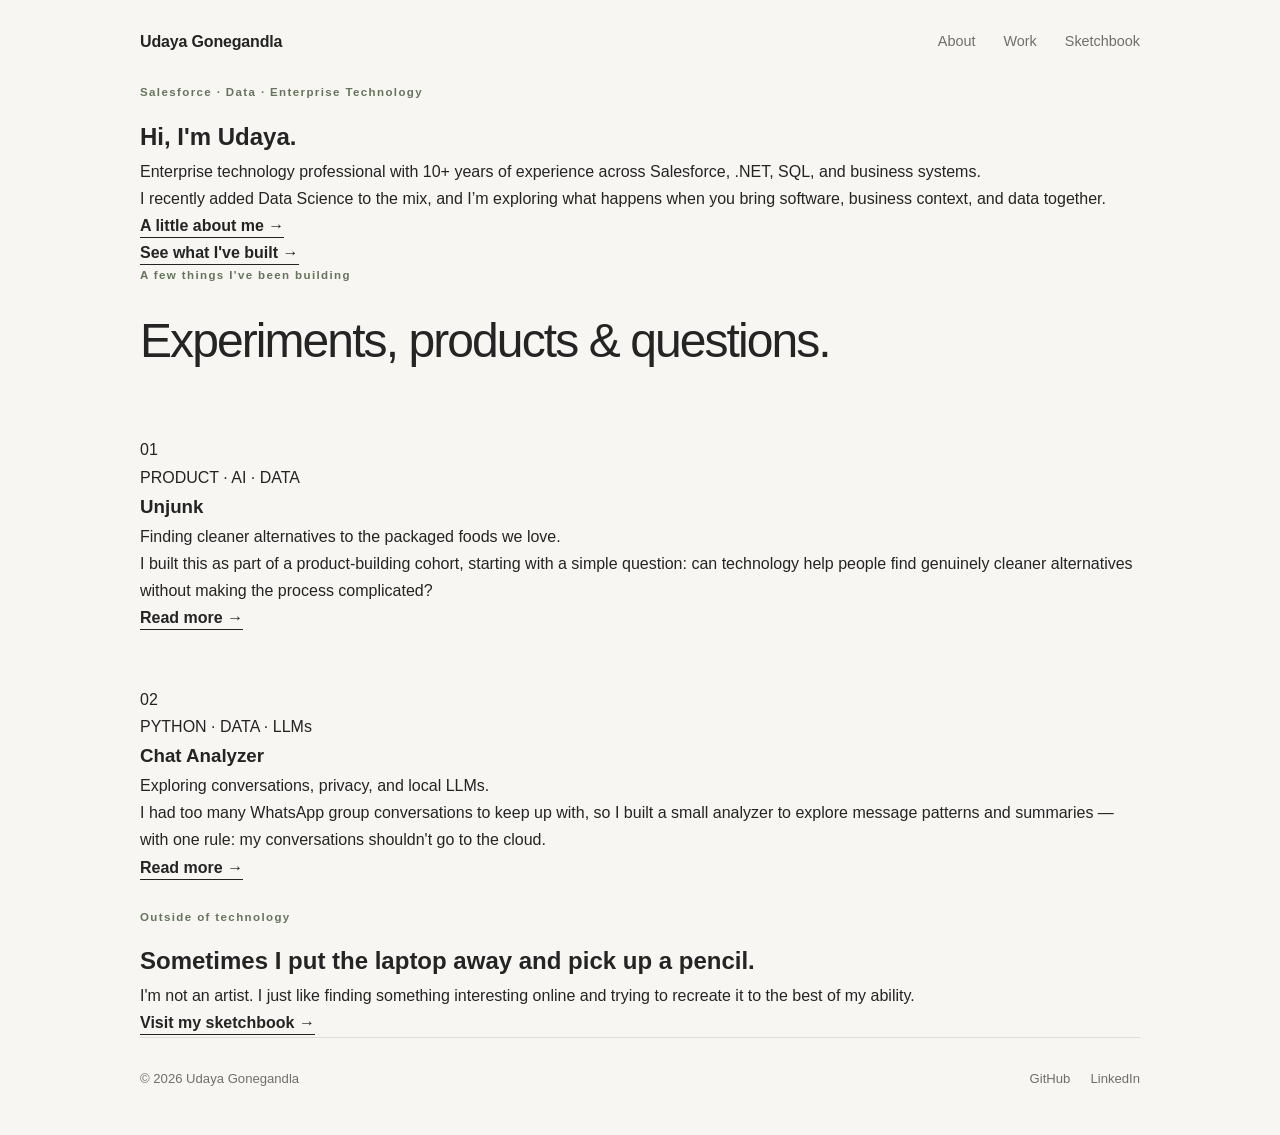
<file: index.html>
<!DOCTYPE html>
<html lang="en">
<head>
    <meta charset="UTF-8">
    <meta name="viewport" content="width=device-width, initial-scale=1.0">

    <title>Udaya Gonegandla | Salesforce & Data</title>
    <meta
        name="description"
        content="Udaya Gonegandla — enterprise technology professional with 10+ years of experience across Salesforce, .NET, SQL, data and analytics."
    >

    <link rel="stylesheet" href="style.css">
</head>

<body>

    <header class="site-header">
        <a href="index.html" class="logo">Udaya Gonegandla</a>

    <nav>
        <a href="about.html">About</a>
        <a href="work.html">Work</a>
        <a href="sketchbook.html">Sketchbook</a>
    </nav>
    </header>


    <main>

        <!-- HERO -->
        <section class="hero">

            <div class="hero-content">

                <p class="eyebrow">Salesforce · Data · Enterprise Technology</p>

                <h1>
                    Hi, I'm Udaya.
                </h1>

                <p class="hero-subtitle">
                    Enterprise technology professional with 10+ years of
                    experience across Salesforce, .NET, SQL, and business systems.
                </p>

                <p class="hero-text">
                    I recently added Data Science to the mix, and I’m exploring what happens when you bring software, business context, and data together.
                </p>

               <div class="hero-links">
                    <a href="about.html" class="button text-link">A little about me →<br/></a>
                    <a href="work.html" class="text-link">See what I've built →</a>
                </div>

            </div>
        </section>

        <!--WORK PREVIEW --->
        <section class="home-section">

        <div class="section-heading">
            <p class="eyebrow">A few things I've been building</p>
            <h2>Experiments, products &amp; questions.</h2>
        </div>


        <!-- UNJUNK -->

        <article class="project-preview">

            <div class="project-number">01</div>

            <div class="project-content">

                <p class="project-type">PRODUCT · AI · DATA</p>

                <h3>Unjunk</h3>

                <p class="project-tagline">
                    Finding cleaner alternatives to the packaged foods we love.
                </p>

                <p>
                    I built this as part of a product-building cohort,
                    starting with a simple question: can technology help
                    people find genuinely cleaner alternatives without
                    making the process complicated?
                </p>

                <a href="work.html#unjunk" class="text-link">
                    Read more →
                </a>

            </div>

        </article>

        <br/><br/>
            
        <!-- CHAT ANALYZER -->

        <article class="project-preview">

            <div class="project-number">02</div>

            <div class="project-content">

                <p class="project-type">PYTHON · DATA · LLMs</p>

                <h3>Chat Analyzer</h3>

                <p class="project-tagline">
                    Exploring conversations, privacy, and local LLMs.
                </p>

                <p>
                    I had too many WhatsApp group conversations to keep up
                    with, so I built a small analyzer to explore message
                    patterns and summaries — with one rule: my conversations
                    shouldn't go to the cloud.
                </p>

                <a href="work.html#chat-analyzer" class="text-link">
                    Read more →
                </a>

            </div>

        </article>

    </section>


    <!-- SKETCHBOOK TEASER -->

    <section class="sketchbook-teaser">
        <br/>
        <p class="eyebrow">Outside of technology</p>

        <h2>
            Sometimes I put the laptop away
            and pick up a pencil.
        </h2>

        <p>
            I'm not an artist. I just like finding something interesting
            online and trying to recreate it to the best of my ability.
        </p>

        <a href="sketchbook.html" class="text-link">
            Visit my sketchbook →
        </a>

    </section>

    </main>


    <footer class="site-footer">
        <p>© 2026 Udaya Gonegandla</p>

        <div>
            <a href="https://github.com/tejaswiniveliventi" target="_blank" rel="noopener">
                GitHub
            </a>

            <a href="https://www.linkedin.com/in/udayasuryatejaswini/" target="_blank" rel="noopener">
                LinkedIn
            </a>
        </div>
    </footer>

</body>
</html>
</file>
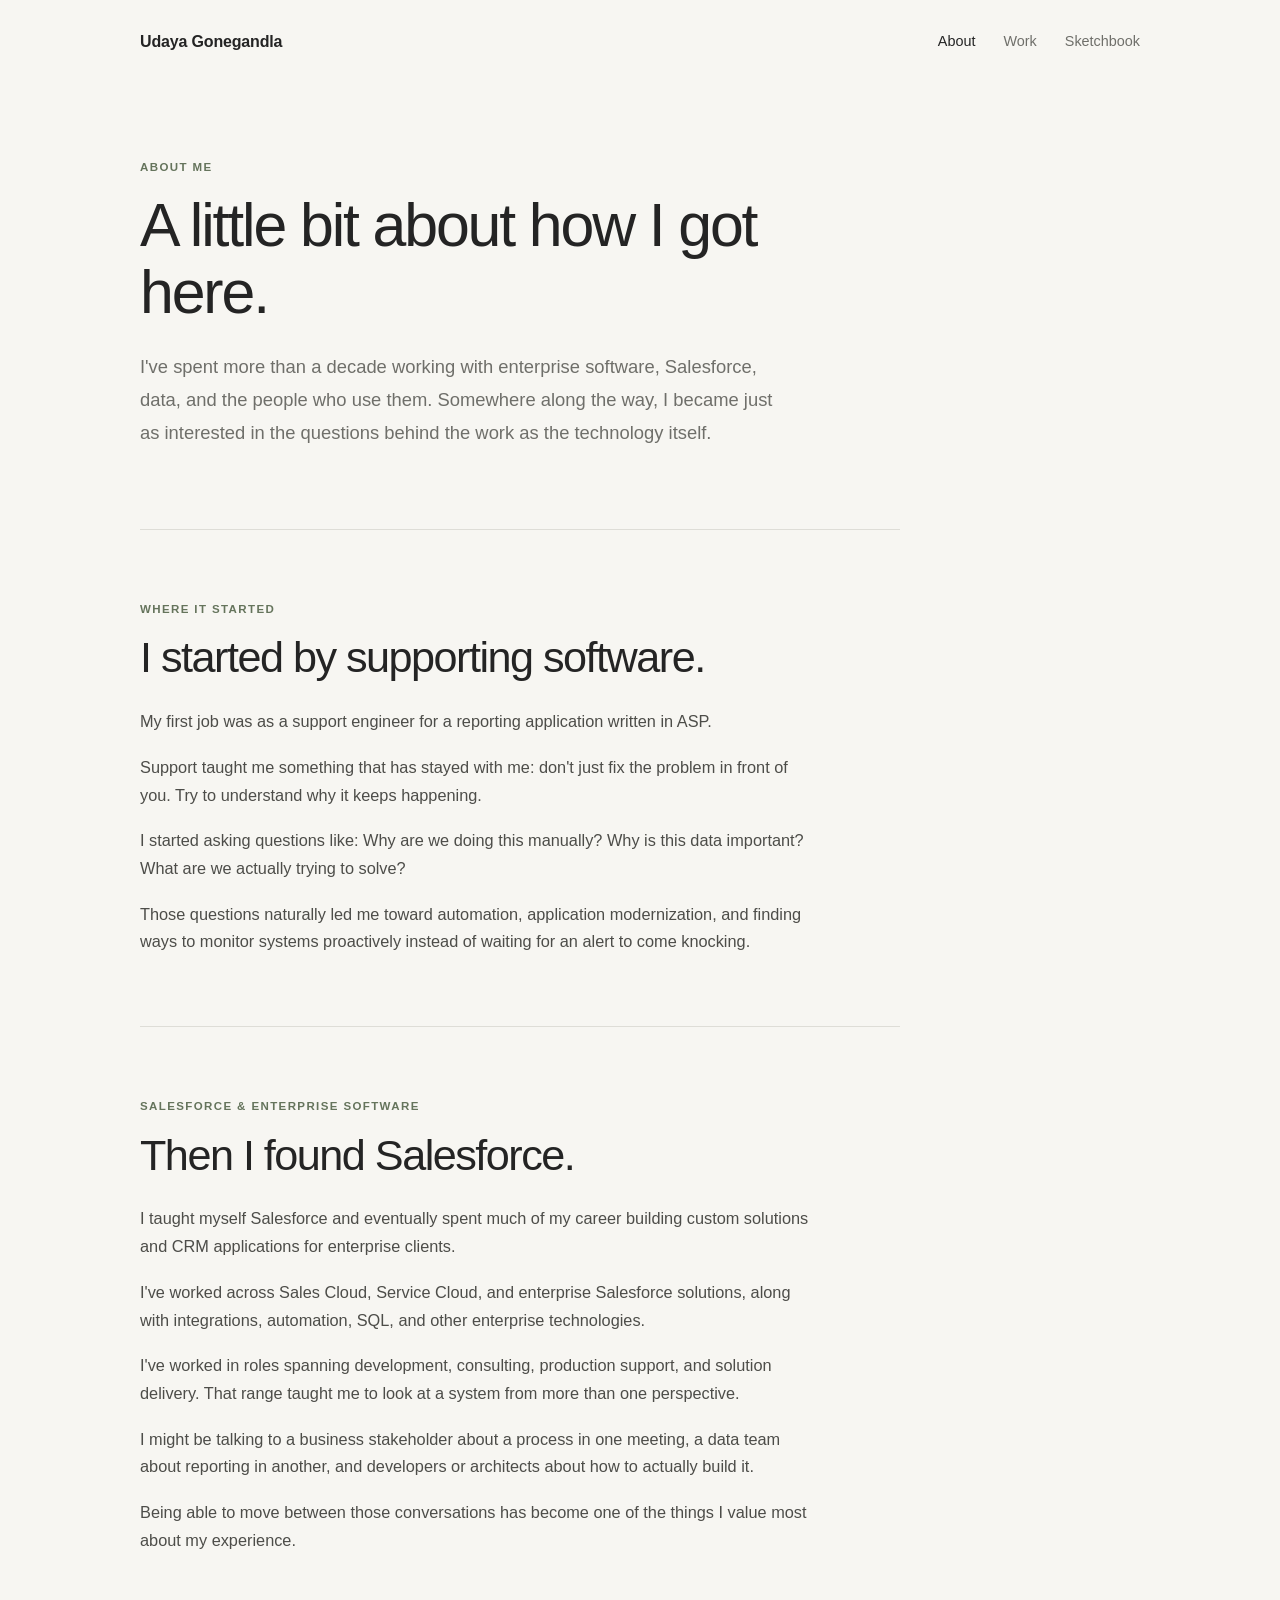
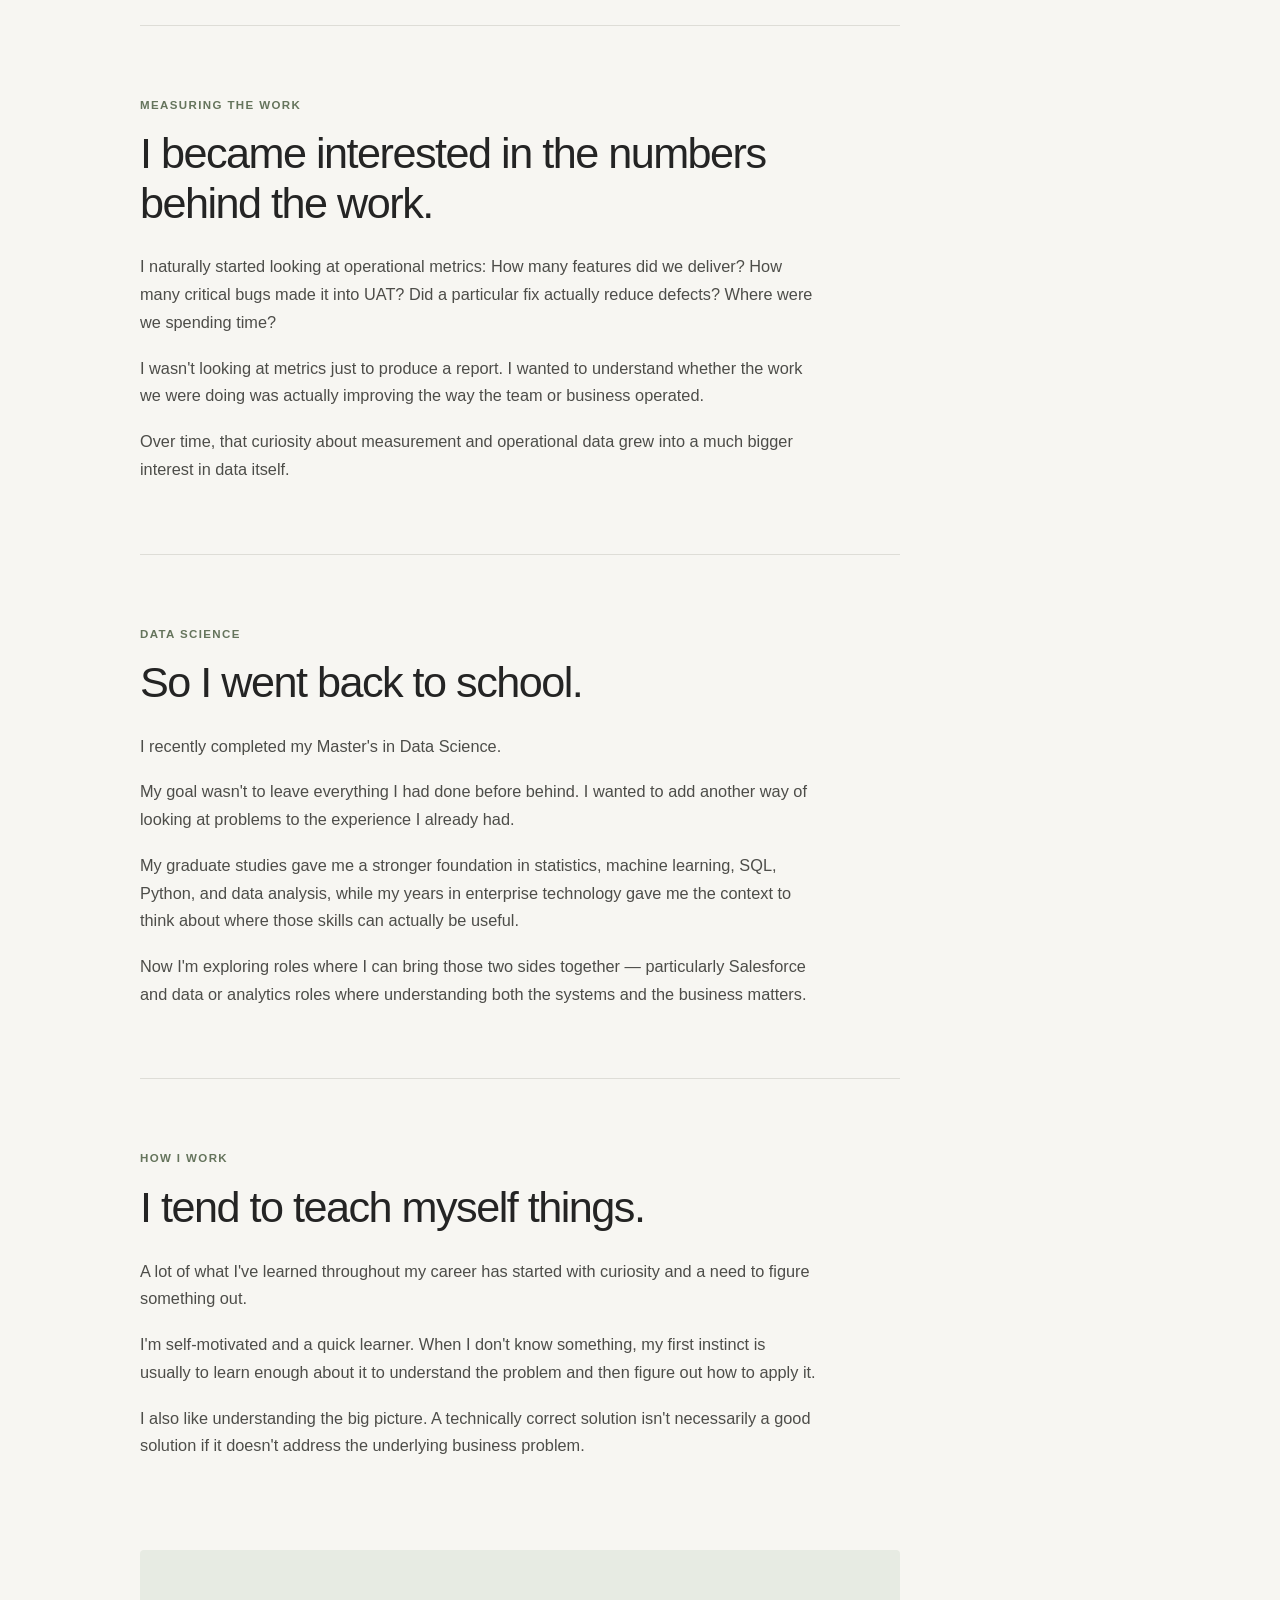
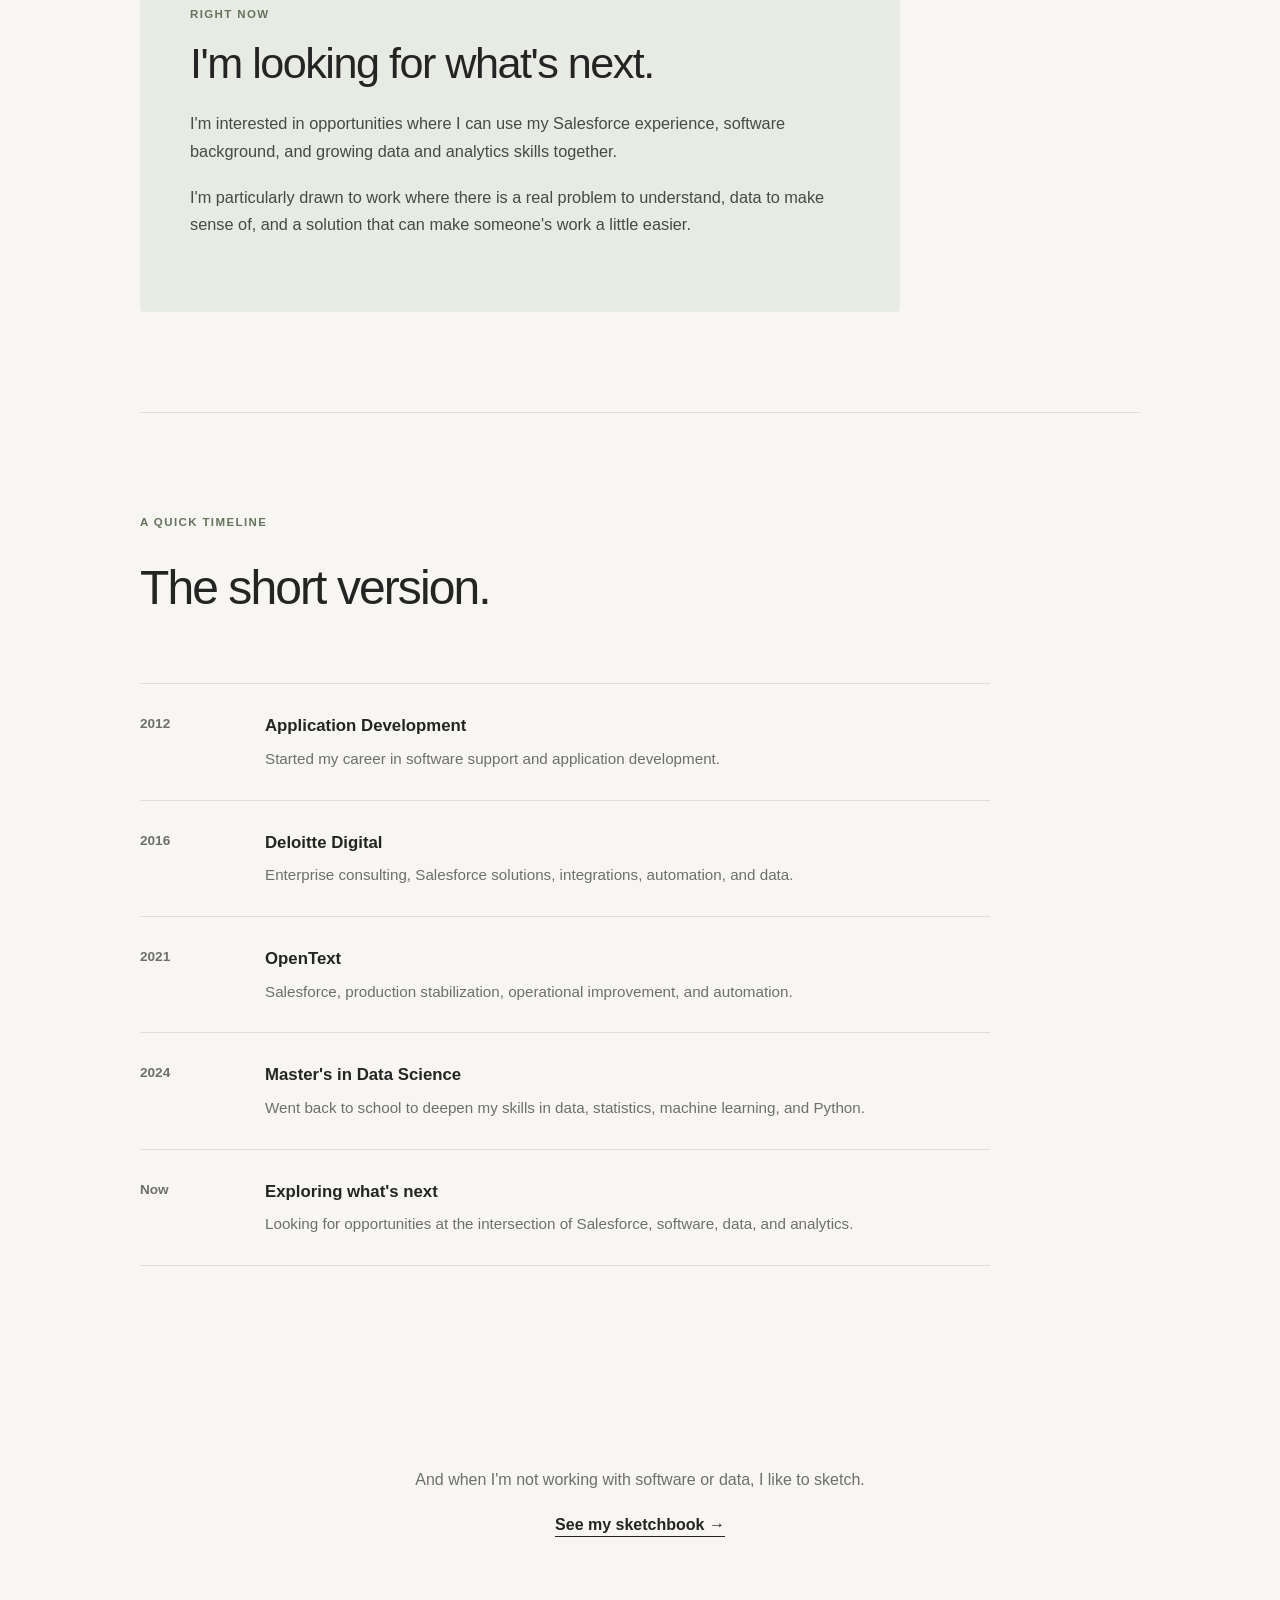
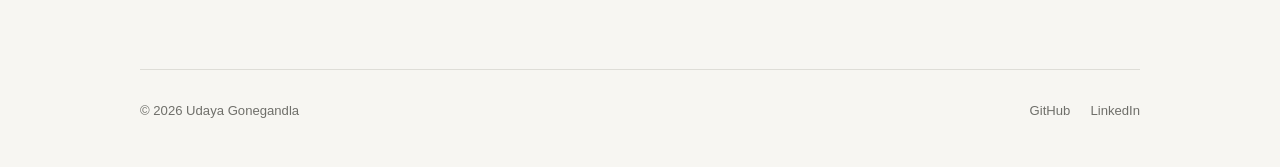
<file: about.html>
<!DOCTYPE html>
<html lang="en"> 
<head> <meta charset="UTF-8"> 
<meta name="viewport" content="width=device-width, initial-scale=1.0"> 
<title>About — Udaya Gonegandla</title> 
<link rel="stylesheet" href="style.css"> 
</head> 
<body>
<header class="site-header">
    <a href="index.html" class="logo">Udaya Gonegandla</a>

    <nav>
        <a href="about.html" class="active">About</a>
        <a href="work.html">Work</a>
        <a href="sketchbook.html">Sketchbook</a>
    </nav>
</header>


<main>

    <!-- INTRO -->

    <section class="page-intro">

        <p class="eyebrow">ABOUT ME</p>

        <h1>
            A little bit about
            how I got here.
        </h1>

        <p>
            I've spent more than a decade working with enterprise
            software, Salesforce, data, and the people who use them.
            Somewhere along the way, I became just as interested in
            the questions behind the work as the technology itself.
        </p>

    </section>


    <!-- STORY -->

    <section class="about-story">

        <div class="about-section">

            <p class="eyebrow">WHERE IT STARTED</p>

            <h2>I started by supporting software.</h2>

            <p>
                My first job was as a support engineer for a reporting
                application written in ASP.
            </p>

            <p>
                Support taught me something that has stayed with me:
                don't just fix the problem in front of you. Try to
                understand why it keeps happening.
            </p>

            <p>
                I started asking questions like: Why are we doing this
                manually? Why is this data important? What are we
                actually trying to solve?
            </p>

            <p>
                Those questions naturally led me toward automation,
                application modernization, and finding ways to monitor
                systems proactively instead of waiting for an alert
                to come knocking.
            </p>

        </div>


        <div class="about-section">

            <p class="eyebrow">SALESFORCE &amp; ENTERPRISE SOFTWARE</p>

            <h2>Then I found Salesforce.</h2>

            <p>
                I taught myself Salesforce and eventually spent much
                of my career building custom solutions and CRM
                applications for enterprise clients.
            </p>

            <p>
                I've worked across Sales Cloud, Service Cloud, and
                enterprise Salesforce solutions, along with integrations,
                automation, SQL, and other enterprise technologies.
            </p>

            <p>
                I've worked in roles spanning development, consulting,
                production support, and solution delivery. That range
                taught me to look at a system from more than one
                perspective.
            </p>

            <p>
                I might be talking to a business stakeholder about a
                process in one meeting, a data team about reporting in
                another, and developers or architects about how to
                actually build it.
            </p>

            <p>
                Being able to move between those conversations has
                become one of the things I value most about my
                experience.
            </p>

        </div>


        <div class="about-section">

            <p class="eyebrow">MEASURING THE WORK</p>

            <h2>I became interested in the numbers behind the work.</h2>

            <p>
                I naturally started looking at operational metrics:
                How many features did we deliver? How many critical
                bugs made it into UAT? Did a particular fix actually
                reduce defects? Where were we spending time?
            </p>

            <p>
                I wasn't looking at metrics just to produce a report.
                I wanted to understand whether the work we were doing
                was actually improving the way the team or business
                operated.
            </p>

            <p>
                Over time, that curiosity about measurement and
                operational data grew into a much bigger interest
                in data itself.
            </p>

        </div>


        <div class="about-section">

            <p class="eyebrow">DATA SCIENCE</p>

            <h2>So I went back to school.</h2>

            <p>
                I recently completed my Master's in Data Science.
            </p>

            <p>
                My goal wasn't to leave everything I had done before
                behind. I wanted to add another way of looking at
                problems to the experience I already had.
            </p>

            <p>
                My graduate studies gave me a stronger foundation in
                statistics, machine learning, SQL, Python, and data
                analysis, while my years in enterprise technology gave
                me the context to think about where those skills can
                actually be useful.
            </p>

            <p>
                Now I'm exploring roles where I can bring those two
                sides together — particularly Salesforce and data or
                analytics roles where understanding both the systems
                and the business matters.
            </p>

        </div>


        <div class="about-section">

            <p class="eyebrow">HOW I WORK</p>

            <h2>I tend to teach myself things.</h2>

            <p>
                A lot of what I've learned throughout my career has
                started with curiosity and a need to figure something
                out.
            </p>

            <p>
                I'm self-motivated and a quick learner. When I don't
                know something, my first instinct is usually to learn
                enough about it to understand the problem and then
                figure out how to apply it.
            </p>

            <p>
                I also like understanding the big picture. A technically
                correct solution isn't necessarily a good solution if
                it doesn't address the underlying business problem.
            </p>

        </div>


        <!-- CURRENTLY -->

        <div class="about-current">

            <p class="eyebrow">RIGHT NOW</p>

            <h2>I'm looking for what's next.</h2>

            <p>
                I'm interested in opportunities where I can use my
                Salesforce experience, software background, and growing
                data and analytics skills together.
            </p>

            <p>
                I'm particularly drawn to work where there is a real
                problem to understand, data to make sense of, and a
                solution that can make someone's work a little easier.
            </p>

        </div>

    </section>


    <!-- EXPERIENCE SNAPSHOT -->

    <section class="experience">

        <div class="section-heading">

            <p class="eyebrow">A QUICK TIMELINE</p>

            <h2>The short version.</h2>

        </div>


        <div class="timeline">

            <div class="timeline-item">
                <span class="timeline-year">2012</span>
                <div>
                    <h3>Application Development</h3>
                    <p>
                        Started my career in software support and
                        application development.
                    </p>
                </div>
            </div>


            <div class="timeline-item">
                <span class="timeline-year">2016</span>
                <div>
                    <h3>Deloitte Digital</h3>
                    <p>
                        Enterprise consulting, Salesforce solutions,
                        integrations, automation, and data.
                    </p>
                </div>
            </div>


            <div class="timeline-item">
                <span class="timeline-year">2021</span>
                <div>
                    <h3>OpenText</h3>
                    <p>
                        Salesforce, production stabilization,
                        operational improvement, and automation.
                    </p>
                </div>
            </div>


            <div class="timeline-item">
                <span class="timeline-year">2024</span>
                <div>
                    <h3>Master's in Data Science</h3>
                    <p>
                        Went back to school to deepen my skills in
                        data, statistics, machine learning, and Python.
                    </p>
                </div>
            </div>


            <div class="timeline-item">
                <span class="timeline-year">Now</span>
                <div>
                    <h3>Exploring what's next</h3>
                    <p>
                        Looking for opportunities at the intersection
                        of Salesforce, software, data, and analytics.
                    </p>
                </div>
            </div>

        </div>

    </section>


    <!-- FOOTER -->

    <section class="about-footer">

        <p>
            And when I'm not working with software or data,
            I like to sketch.
        </p>

        <a href="sketchbook.html" class="text-link">
            See my sketchbook →
        </a>

    </section>

</main>


<footer class="site-footer">

    <p>© 2026 Udaya Gonegandla</p>

    <div>
        <a href="https://github.com/tejaswiniveliventi"
           target="_blank"
           rel="noopener">
            GitHub
        </a>

        <a href="https://www.linkedin.com/in/udayasuryatejaswini/"
           target="_blank"
           rel="noopener">
            LinkedIn
        </a>
    </div>

</footer>

</body> </html>
</file>
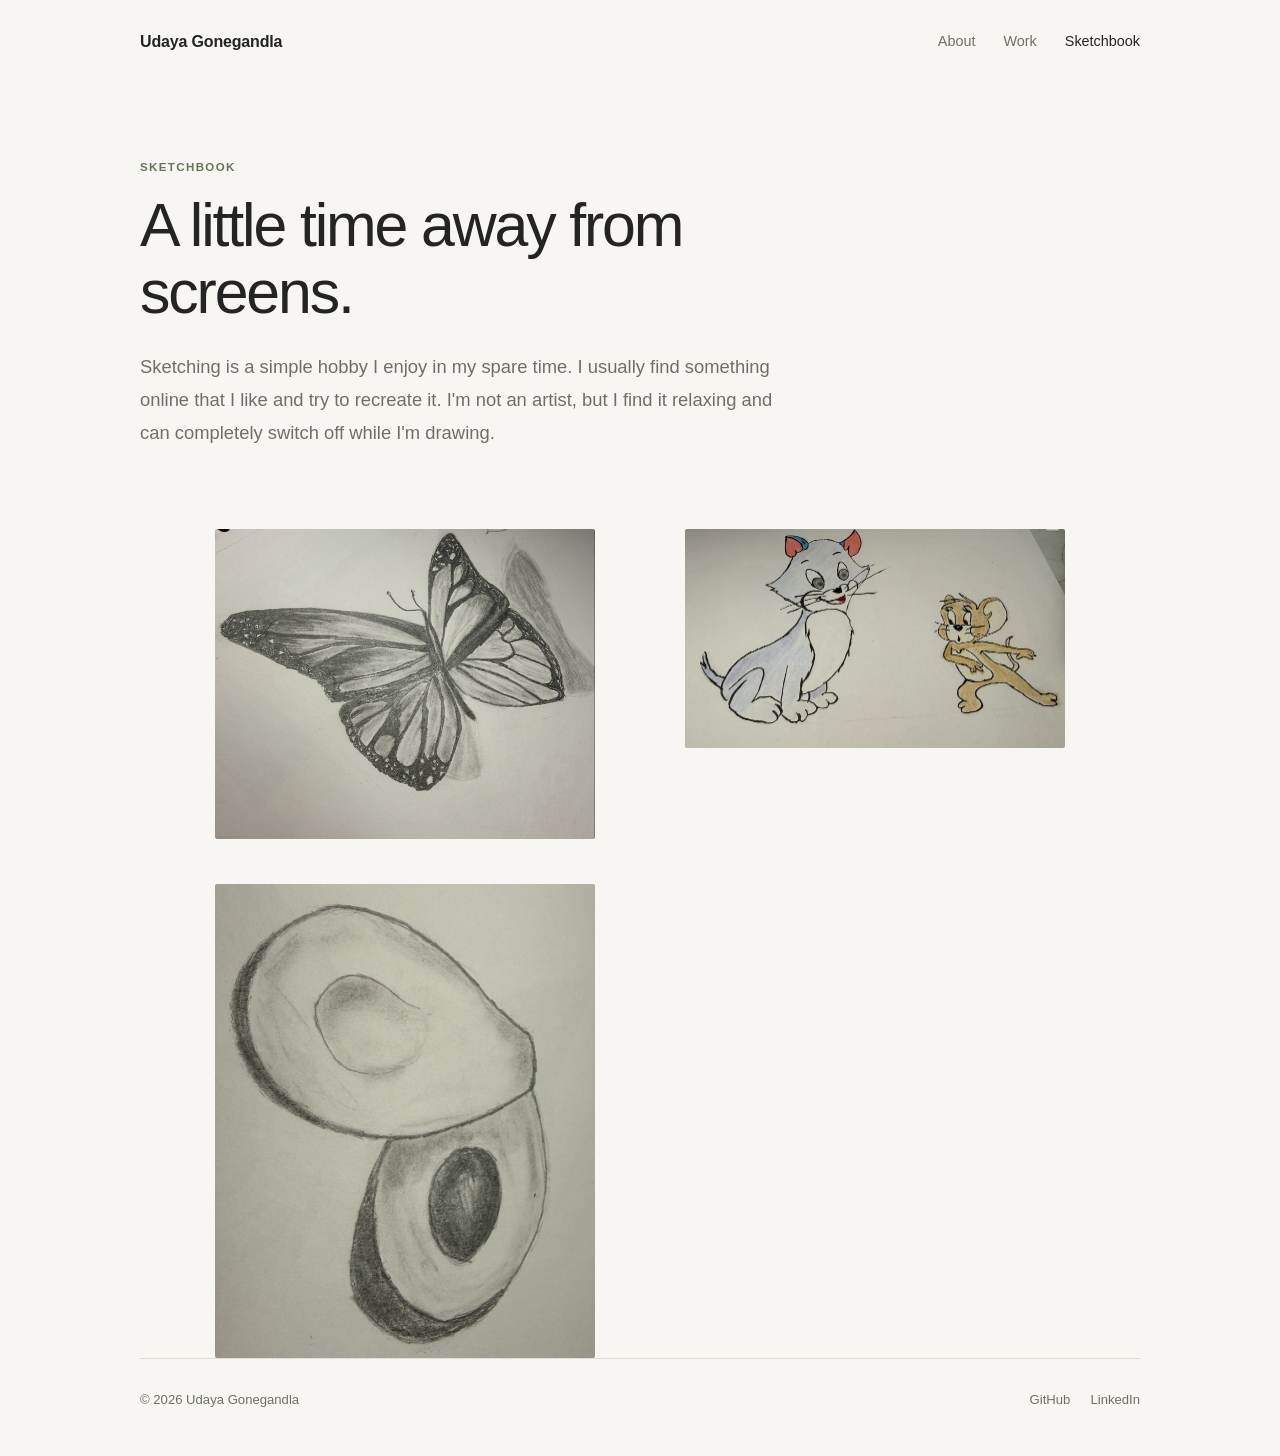
<file: sketchbook.html>
<!DOCTYPE html> <html lang="en"> <head> <meta charset="UTF-8"> <meta name="viewport" content="width=device-width, initial-scale=1.0">
<title>Sketchbook — Udaya Gonegandla</title>

<link rel="stylesheet" href="style.css">

</head> <body>
<header class="site-header">

    <a href="index.html" class="logo">
        Udaya Gonegandla
    </a>

    <nav>
        <a href="about.html">About</a>
        <a href="work.html">Work</a>
        <a href="sketchbook.html" class="active">Sketchbook</a>
    </nav>

</header>


<main>

    <section class="page-intro sketchbook-intro">

        <p class="eyebrow">SKETCHBOOK</p>

        <h1>
            A little time away from screens.
        </h1>

        <p>
            Sketching is a simple hobby I enjoy in my spare time. I usually
            find something online that I like and try to recreate it.
            I'm not an artist, but I find it relaxing and can completely
            switch off while I'm drawing.
        </p>

    </section>


    <section class="sketch-gallery">

        <figure class="sketch">
            <img src="sketches/img_2162.png"
                 alt="Sketch"
                 loading="lazy">
        </figure>


        <figure class="sketch">
            <img src="sketches/img_2163.png"
                 alt="Sketch"
                 loading="lazy">
        </figure>


        <figure class="sketch">
            <img src="sketches/img_2161.png"
                 alt="Sketch"
                 loading="lazy">
        </figure>



    </section>

</main>


<footer class="site-footer">

    <p>© 2026 Udaya Gonegandla</p>

    <div>
        <a href="https://github.com/tejaswiniveliventi"
           target="_blank"
           rel="noopener">
            GitHub
        </a>

        <a href="https://www.linkedin.com/in/udayasuryatejaswini/"
           target="_blank"
           rel="noopener">
            LinkedIn
        </a>
    </div>

</footer>

</body> </html>
</file>
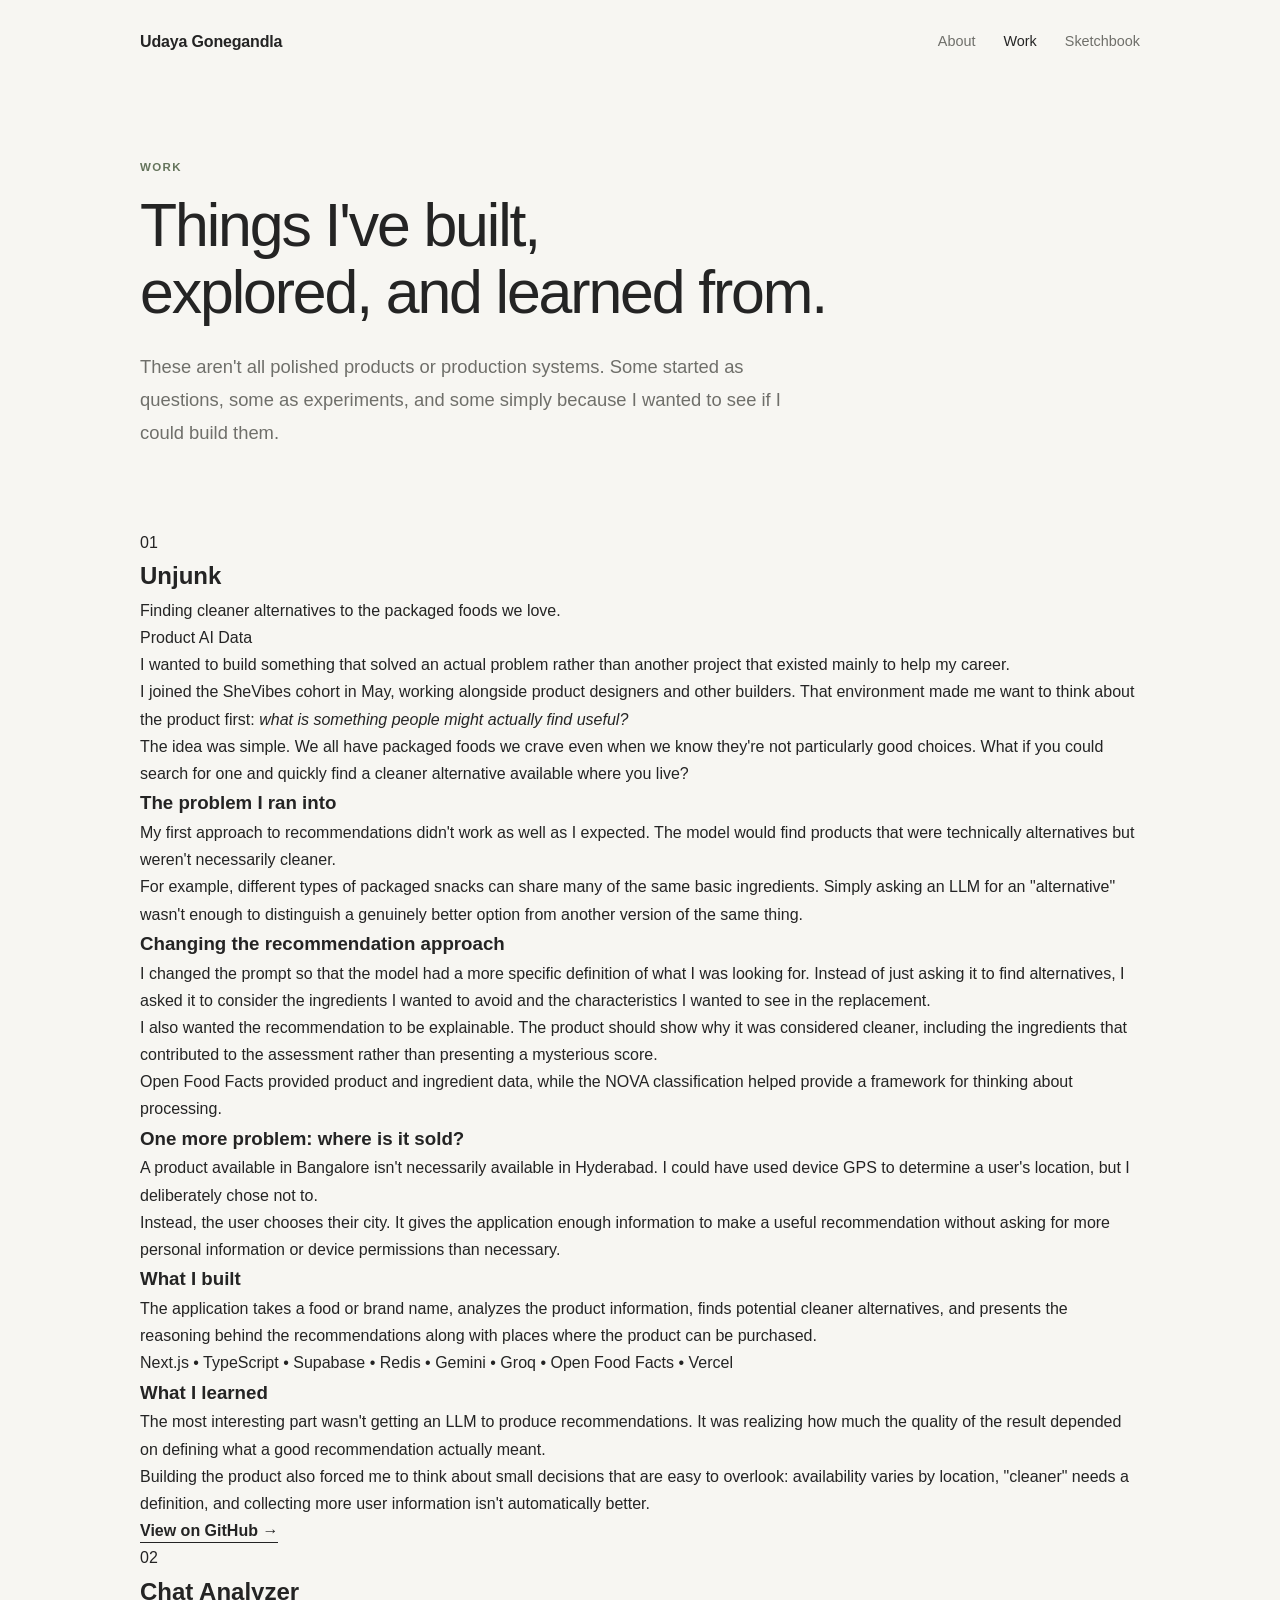
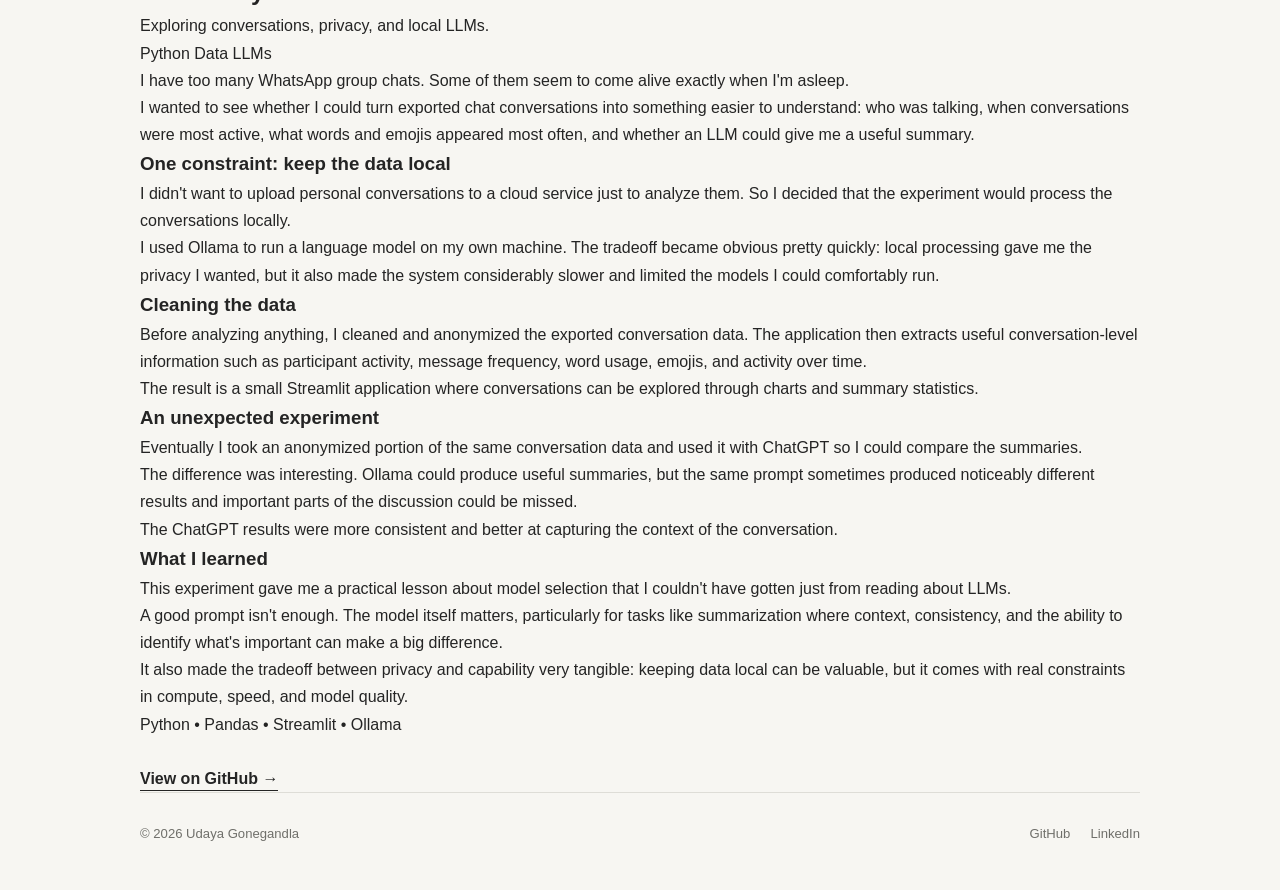
<file: work.html>
<!DOCTYPE html>
<html lang="en">
<head> 
<meta charset="UTF-8">
<meta name="viewport" content="width=device-width, initial-scale=1.0">
<title>Work — Udaya Gonegandla</title> 
<link rel="stylesheet" href="style.css">
</head> 
<body>
<header class="site-header">
    <a href="index.html" class="logo">Udaya Gonegandla</a>

    <nav>
        <a href="about.html">About</a>
        <a href="work.html" class="active">Work</a>
        <a href="sketchbook.html">Sketchbook</a>
    </nav>
</header>


<main>

    <!-- PAGE INTRO -->

    <section class="page-intro">

        <p class="eyebrow">WORK</p>

        <h1>
            Things I've built,<br>
            explored, and learned from.
        </h1>

        <p>
            These aren't all polished products or production systems.
            Some started as questions, some as experiments, and some
            simply because I wanted to see if I could build them.
        </p>

    </section>


    <!-- UNJUNK -->

    <section class="project" id="unjunk">

        <div class="project-header">

            <div>
                <p class="project-number">01</p>

                <h2>Unjunk</h2>

                <p class="project-subtitle">
                    Finding cleaner alternatives to the packaged foods we love.
                </p>
            </div>

            <div class="project-meta">
                <span>Product</span>
                <span>AI</span>
                <span>Data</span>
            </div>

        </div>


        <div class="project-body">

            <div class="project-intro">

                <p class="lead">
                    I wanted to build something that solved an actual
                    problem rather than another project that existed
                    mainly to help my career.
                </p>

                <p>
                    I joined the SheVibes cohort in May, working alongside
                    product designers and other builders. That environment
                    made me want to think about the product first:
                    <em>what is something people might actually find useful?</em>
                </p>

                <p>
                    The idea was simple. We all have packaged foods we
                    crave even when we know they're not particularly good
                    choices. What if you could search for one and quickly
                    find a cleaner alternative available where you live?
                </p>

            </div>


            <div class="project-section">

                <h3>The problem I ran into</h3>

                <p>
                    My first approach to recommendations didn't work as
                    well as I expected. The model would find products that
                    were technically alternatives but weren't necessarily
                    cleaner.
                </p>

                <p>
                    For example, different types of packaged snacks can
                    share many of the same basic ingredients. Simply asking
                    an LLM for an "alternative" wasn't enough to distinguish
                    a genuinely better option from another version of the
                    same thing.
                </p>

            </div>


            <div class="project-section">

                <h3>Changing the recommendation approach</h3>

                <p>
                    I changed the prompt so that the model had a more
                    specific definition of what I was looking for.
                    Instead of just asking it to find alternatives, I asked
                    it to consider the ingredients I wanted to avoid and
                    the characteristics I wanted to see in the replacement.
                </p>

                <p>
                    I also wanted the recommendation to be explainable.
                    The product should show why it was considered cleaner,
                    including the ingredients that contributed to the
                    assessment rather than presenting a mysterious score.
                </p>

                <p>
                    Open Food Facts provided product and ingredient data,
                    while the NOVA classification helped provide a
                    framework for thinking about processing.
                </p>

            </div>


            <div class="project-section">

                <h3>One more problem: where is it sold?</h3>

                <p>
                    A product available in Bangalore isn't necessarily
                    available in Hyderabad. I could have used device GPS
                    to determine a user's location, but I deliberately
                    chose not to.
                </p>

                <p>
                    Instead, the user chooses their city. It gives the
                    application enough information to make a useful
                    recommendation without asking for more personal
                    information or device permissions than necessary.
                </p>

            </div>


            <div class="project-section">

                <h3>What I built</h3>

                <p>
                    The application takes a food or brand name, analyzes
                    the product information, finds potential cleaner
                    alternatives, and presents the reasoning behind the
                    recommendations along with places where the product
                    can be purchased.
                </p>

                <div class="tech-list">
                    <span>Next.js •</span>
                    <span>TypeScript •</span>
                    <span>Supabase •</span>
                    <span>Redis •</span>
                    <span>Gemini •</span>
                    <span>Groq •</span>
                    <span>Open Food Facts •</span>
                    <span>Vercel</span>
                </div>

            </div>


            <div class="project-section project-learning">

                <h3>What I learned</h3>

                <p>
                    The most interesting part wasn't getting an LLM to
                    produce recommendations. It was realizing how much
                    the quality of the result depended on defining what
                    a good recommendation actually meant.
                </p>

                <p>
                    Building the product also forced me to think about
                    small decisions that are easy to overlook:
                    availability varies by location, "cleaner" needs
                    a definition, and collecting more user information
                    isn't automatically better.
                </p>

            </div>


            <div class="project-links">

                <a href="https://github.com/tejaswiniveliventi/unjunk"
                   target="_blank"
                   rel="noopener"
                   class="button text-link">
                    View on GitHub →
                </a>

            </div>

        </div>

    </section>


    <!-- CHAT ANALYZER -->

    <section class="project" id="chat-analyzer">

        <div class="project-header">

            <div>
                <p class="project-number">02</p>

                <h2>Chat Analyzer</h2>

                <p class="project-subtitle">
                    Exploring conversations, privacy, and local LLMs.
                </p>
            </div>

            <div class="project-meta">
                <span>Python</span>
                <span>Data</span>
                <span>LLMs</span>
            </div>

        </div>


        <div class="project-body">

            <div class="project-intro">

                <p class="lead">
                    I have too many WhatsApp group chats. Some of them
                    seem to come alive exactly when I'm asleep.
                </p>

                <p>
                    I wanted to see whether I could turn exported chat
                    conversations into something easier to understand:
                    who was talking, when conversations were most active,
                    what words and emojis appeared most often, and whether
                    an LLM could give me a useful summary.
                </p>

            </div>


            <div class="project-section">

                <h3>One constraint: keep the data local</h3>

                <p>
                    I didn't want to upload personal conversations to
                    a cloud service just to analyze them. So I decided
                    that the experiment would process the conversations
                    locally.
                </p>

                <p>
                    I used Ollama to run a language model on my own
                    machine. The tradeoff became obvious pretty quickly:
                    local processing gave me the privacy I wanted, but
                    it also made the system considerably slower and
                    limited the models I could comfortably run.
                </p>

            </div>


            <div class="project-section">

                <h3>Cleaning the data</h3>

                <p>
                    Before analyzing anything, I cleaned and anonymized
                    the exported conversation data. The application then
                    extracts useful conversation-level information such
                    as participant activity, message frequency, word
                    usage, emojis, and activity over time.
                </p>

                <p>
                    The result is a small Streamlit application where
                    conversations can be explored through charts and
                    summary statistics.
                </p>

            </div>


            <div class="project-section">

                <h3>An unexpected experiment</h3>

                <p>
                    Eventually I took an anonymized portion of the same
                    conversation data and used it with ChatGPT so I could
                    compare the summaries.
                </p>

                <p>
                    The difference was interesting. Ollama could produce
                    useful summaries, but the same prompt sometimes
                    produced noticeably different results and important
                    parts of the discussion could be missed.
                </p>

                <p>
                    The ChatGPT results were more consistent and better
                    at capturing the context of the conversation.
                </p>

            </div>


            <div class="project-section project-learning">

                <h3>What I learned</h3>

                <p>
                    This experiment gave me a practical lesson about
                    model selection that I couldn't have gotten just
                    from reading about LLMs.
                </p>

                <p>
                    A good prompt isn't enough. The model itself matters,
                    particularly for tasks like summarization where
                    context, consistency, and the ability to identify
                    what's important can make a big difference.
                </p>

                <p>
                    It also made the tradeoff between privacy and
                    capability very tangible: keeping data local can be
                    valuable, but it comes with real constraints in
                    compute, speed, and model quality.
                </p>

            </div>


            <div class="project-section">

                

                <div class="tech-list">
                    <span>Python •</span>
                    <span>Pandas •</span>
                    <span>Streamlit •</span>
                    <span>Ollama</span>
                </div>

            </div>

            <br/>
            <div class="project-links">

                <a href="https://github.com/tejaswiniveliventi/chatAnalyzer"
                   target="_blank"
                   rel="noopener"
                   class="button text-link">
                    View on GitHub →
                </a>

            </div>

        </div>

    </section>

</main>


<footer class="site-footer">

    <p>© 2026 Udaya Gonegandla</p>

    <div>
        <a href="https://github.com/tejaswiniveliventi"
           target="_blank"
           rel="noopener">
            GitHub
        </a>

        <a href="https://www.linkedin.com/in/udayasuryatejaswini/"
           target="_blank"
           rel="noopener">
            LinkedIn
        </a>
    </div>

</footer>

</body> </html>
</file>
<file: style.css>
/* =========================================
UDAYA GONEGANDLA — PORTFOLIO
========================================= */

:root {
--bg: #f7f6f2;
--text: #242424;
--muted: #6f6f6a;
--line: #deddd7;
--accent: #65745c;
--accent-light: #e7ebe3;
--white: #ffffff;

--max-width: 1080px;


}

/* =========================================
RESET
========================================= */

*{
box-sizing: border-box;
margin: 0;
padding: 0;
}

html {
scroll-behavior: smooth;
}

body {
background: var(--bg);
color: var(--text);
font-family: -apple-system, BlinkMacSystemFont, "Segoe UI",
Roboto, Helvetica, Arial, sans-serif;
line-height: 1.7;
}

a {
color: inherit;
text-decoration: none;
}

/* =========================================
HEADER
========================================= */

.site-header {
    width: min(90%, 1000px);
    margin: 0 auto;
    padding: 28px 0;

    display: flex;
    align-items: center;
    justify-content: space-between;
}

.logo {
font-size: 1rem;
font-weight: 600;
letter-spacing: -0.01em;
}

.site-header nav {
display: flex;
gap: 28px;
}

.site-header nav a {
color: var(--muted);
font-size: 0.9rem;

transition: color 0.2s ease;


}

.site-header nav a:hover,
.site-header nav a.active {
color: var(--text);
}

/* =========================================
GENERAL LAYOUT
========================================= */

main {
    width: min(90%, 1000px);
    margin: 0 auto;
}

.eyebrow {
margin-bottom: 14px;

color: var(--accent);
font-size: 0.72rem;
font-weight: 700;
letter-spacing: 0.12em;


}

/* =========================================
PAGE INTRO
========================================= */

.page-intro {
    max-width: 760px;
    padding: 75px 0 80px;
}

.page-intro h1 {
    max-width: 700px;
    margin-bottom: 24px;

    font-size: clamp(2.4rem, 5vw, 3.8rem);
    font-weight: 500;
    letter-spacing: -0.035em;
    line-height: 1.1;
}

.page-intro > p:last-child {
max-width: 650px;

color: var(--muted);
font-size: 1.15rem;
line-height: 1.8;


}

/* =========================================
ABOUT STORY
========================================= */

.about-story {
max-width: 760px;
padding-bottom: 100px;
}

.about-section {
padding: 70px 0;
border-top: 1px solid var(--line);
}

.about-section h2,
.about-current h2 {
max-width: 650px;
margin-bottom: 25px;

font-size: clamp(1.8rem, 4vw, 2.7rem);
font-weight: 500;
letter-spacing: -0.035em;
line-height: 1.15;


}

.about-section p:not(.eyebrow),
.about-current p:not(.eyebrow) {
max-width: 680px;
margin-bottom: 18px;

color: #4d4d49;
font-size: 1.02rem;


}

.about-section p:last-child {
margin-bottom: 0;
}

/* =========================================
CURRENTLY
========================================= */

.about-current {
margin-top: 20px;
padding: 55px 50px;

background: var(--accent-light);
border-radius: 4px;


}

.about-current h2 {
margin-bottom: 22px;
}

.about-current p:not(.eyebrow) {
color: #454b41;
}

/* =========================================
EXPERIENCE TIMELINE
========================================= */

.experience {
padding: 100px 0;
border-top: 1px solid var(--line);
}

.section-heading {
margin-bottom: 55px;
}

.section-heading h2 {
font-size: clamp(2rem, 4vw, 3rem);
font-weight: 500;
letter-spacing: -0.04em;
}

.timeline {
max-width: 850px;
}

.timeline-item {
display: grid;
grid-template-columns: 90px 1fr;
gap: 35px;

padding: 28px 0;
border-top: 1px solid var(--line);


}

.timeline-item:last-child {
border-bottom: 1px solid var(--line);
}

.timeline-year {
color: var(--muted);
font-size: 0.85rem;
font-weight: 600;
}

.timeline-item h3 {
margin-bottom: 5px;

font-size: 1.05rem;
font-weight: 600;


}

.timeline-item p {
max-width: 600px;

color: var(--muted);
font-size: 0.95rem;


}

/* =========================================
ABOUT FOOTER / SKETCHBOOK TEASER
========================================= */

.about-footer {
padding: 100px 0 130px;

text-align: center;


}

.about-footer p {
margin-bottom: 18px;

color: var(--muted);
font-size: 1rem;


}

.text-link {
color: var(--text);
font-weight: 600;

border-bottom: 1px solid var(--text);
padding-bottom: 3px;

transition: opacity 0.2s ease;


}

.text-link:hover {
opacity: 0.6;
}

/* =========================================
FOOTER
========================================= */

.site-footer {
    width: min(90%, 1000px);
    margin: 0 auto;
    padding: 30px 0 45px;

    display: flex;
    justify-content: space-between;
    align-items: center;

    border-top: 1px solid var(--line);

    color: var(--muted);
    font-size: 0.82rem;
}

.site-footer div {
display: flex;
gap: 20px;
}

.site-footer a:hover {
color: var(--text);
}
/* =========================================
   SKETCHBOOK
========================================= */

.sketch-gallery {
    display: grid;
    grid-template-columns: repeat(2, minmax(0, 1fr));
    gap: 45px 40px;
    max-width: 900px;
    margin: 0 auto;
}

.sketch {
    margin: 0;
}

.sketch img {
    display: block;
    width: 100%;
    max-width: 380px;
    height: auto;
    margin: 0 auto;
    border-radius: 2px;
}

/* =========================================
   SKETCHBOOK — MOBILE
========================================= */

@media (max-width: 700px) {

    .sketch-gallery {
        grid-template-columns: 1fr;
        gap: 40px;
    }

    .sketch img {
        max-width: 100%;
    }

}


/* =========================================
MOBILE
========================================= */

@media (max-width: 700px) {

.site-header {
     width: 90%;
    padding: 22px 0;
}

.site-header nav {
    gap: 16px;
}

.site-header nav a {
    font-size: 0.82rem;
}

main {
    width: 90%;
}

.page-intro {
    padding: 70px 0 75px;
}

.page-intro h1 {
    font-size: 2.8rem;
}

.page-intro > p:last-child {
    font-size: 1rem;
}

.about-section {
    padding: 55px 0;
}

.about-section h2,
.about-current h2 {
    font-size: 2rem;
}

.about-section p:not(.eyebrow),
.about-current p:not(.eyebrow) {
    font-size: 0.98rem;
}

.about-current {
    padding: 35px 25px;
}

.experience {
    padding: 70px 0;
}

.timeline-item {
    grid-template-columns: 65px 1fr;
    gap: 20px;
}

.about-footer {
    padding: 70px 0 90px;
}

.site-footer {
    width: 90%;
    padding: 25px 0 35px;

    flex-direction: column;
    gap: 15px;
}


}
</file>
